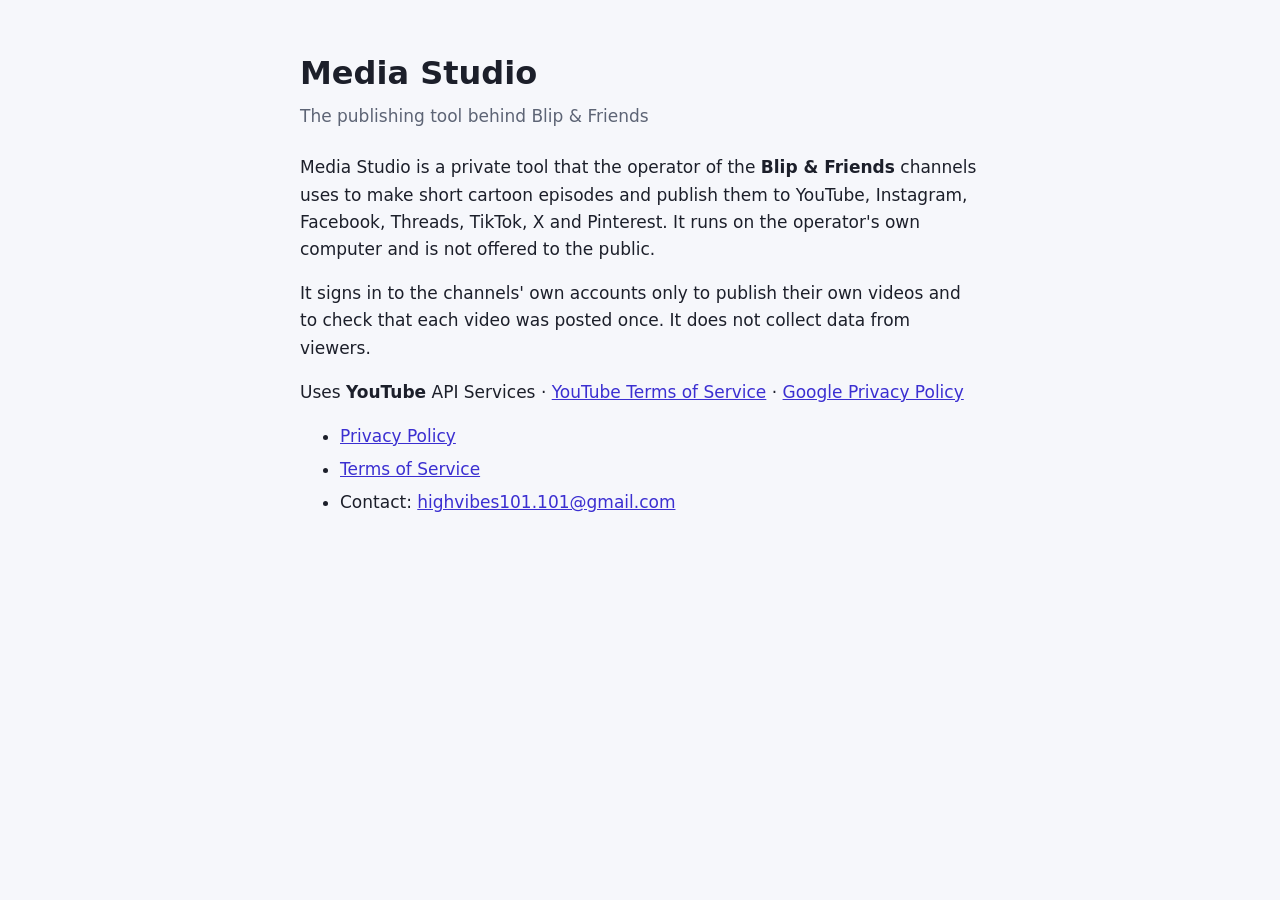
<file: index.html>
<!doctype html>
<html lang="en">
  <head>
    <meta charset="utf-8" />
    <meta name="viewport" content="width=device-width, initial-scale=1" />
    <title>Media Studio</title>
    <meta name="description" content="Media Studio is the private tool that publishes the Blip &amp; Friends channels' own videos to YouTube, Instagram, Facebook, Threads, TikTok, X and Pinterest." />
    <link rel="stylesheet" href="style.css" />
  </head>
  <body>
    <main>
      <h1>Media Studio</h1>
      <p class="meta">The publishing tool behind Blip &amp; Friends</p>
      <p>
        Media Studio is a private tool that the operator of the
        <strong>Blip &amp; Friends</strong> channels uses to make short cartoon episodes and
        publish them to YouTube, Instagram, Facebook, Threads, TikTok, X and Pinterest. It runs on the operator's
        own computer and is not offered to the public.
      </p>
      <p>
        It signs in to the channels' own accounts only to publish their own videos and to check
        that each video was posted once. It does not collect data from viewers.
      </p>
      <p class="youtube-api">
        Uses <strong>YouTube</strong> API Services ·
        <a href="https://www.youtube.com/t/terms">YouTube Terms of Service</a> ·
        <a href="https://policies.google.com/privacy">Google Privacy Policy</a>
      </p>
      <ul>
        <li><a href="privacy.html">Privacy Policy</a></li>
        <li><a href="terms.html">Terms of Service</a></li>
        <li>Contact: <a href="mailto:highvibes101.101@gmail.com">highvibes101.101@gmail.com</a></li>
      </ul>
    </main>
  </body>
</html>
</file>
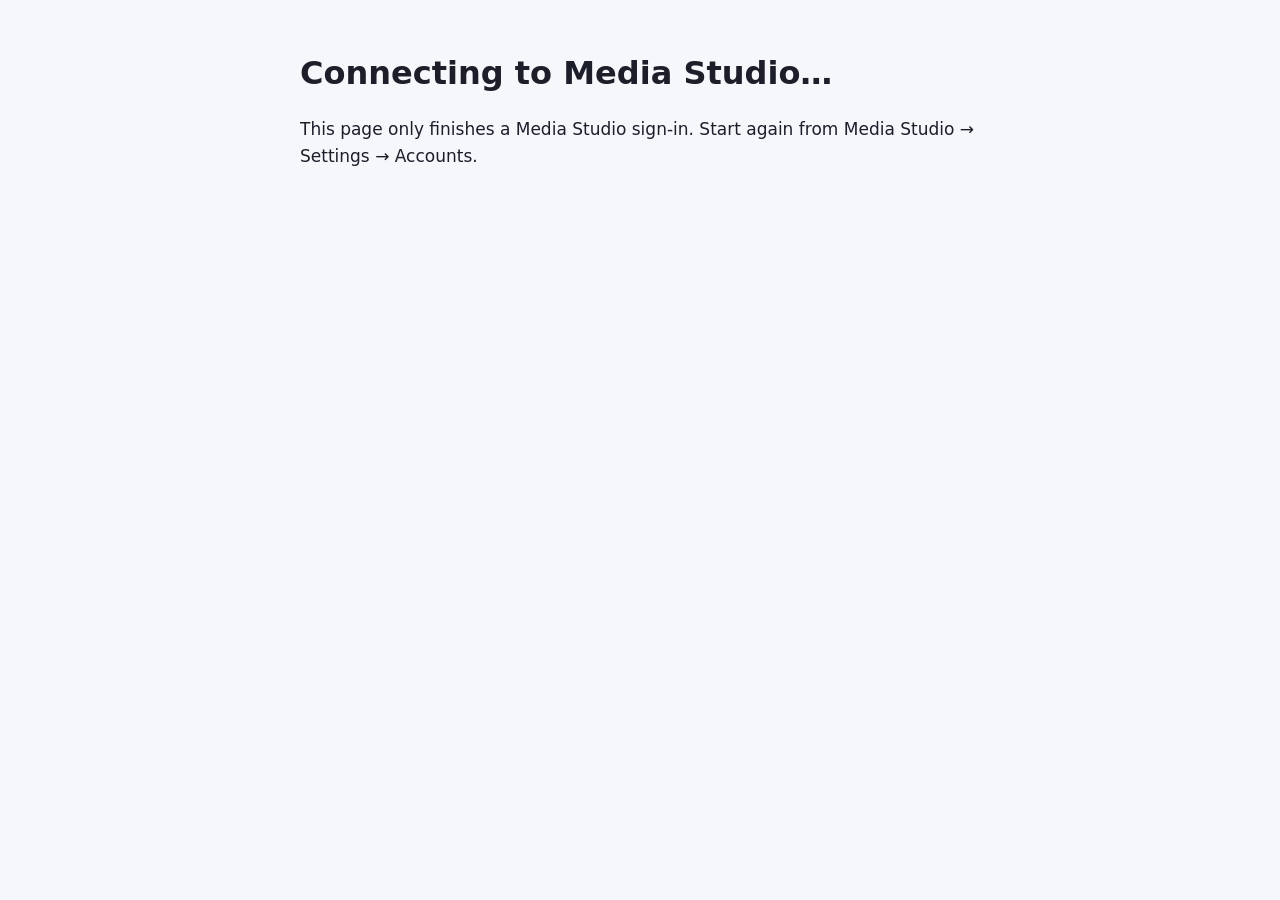
<file: linkedin-callback.html>
<!doctype html>
<html lang="en">
  <head>
    <meta charset="utf-8" />
    <meta name="viewport" content="width=device-width, initial-scale=1" />
    <meta name="referrer" content="no-referrer" />
    <title>Connecting to Media Studio…</title>
    <link rel="stylesheet" href="style.css" />
  </head>
  <body>
    <main>
      <h1>Connecting to Media Studio…</h1>
      <p id="message">
        Handing the LinkedIn sign-in back to Media Studio on this computer. Keep Media Studio
        running.
      </p>
    </main>
    <script>
      (() => {
        var target = "http://localhost:7788/oauth/linkedin/callback";
        var allowed = /^[A-Za-z0-9._~+/=-]{1,2048}$/;
        var params = new URLSearchParams(window.location.search);
        var forward = new URLSearchParams();
        ["code", "state", "error", "error_reason", "error_description"].forEach((key) => {
          var value = params.get(key);
          if (value !== null && (key.indexOf("error") === 0 || allowed.test(value))) {
            forward.set(key, value);
          }
        });
        if (!forward.has("state") && !forward.has("error")) {
          document.getElementById("message").textContent =
            "This page only finishes a Media Studio sign-in. Start again from Media Studio → Settings → Accounts.";
          return;
        }
        window.location.replace(target + "?" + forward.toString());
      })();
    </script>
  </body>
</html>
</file>
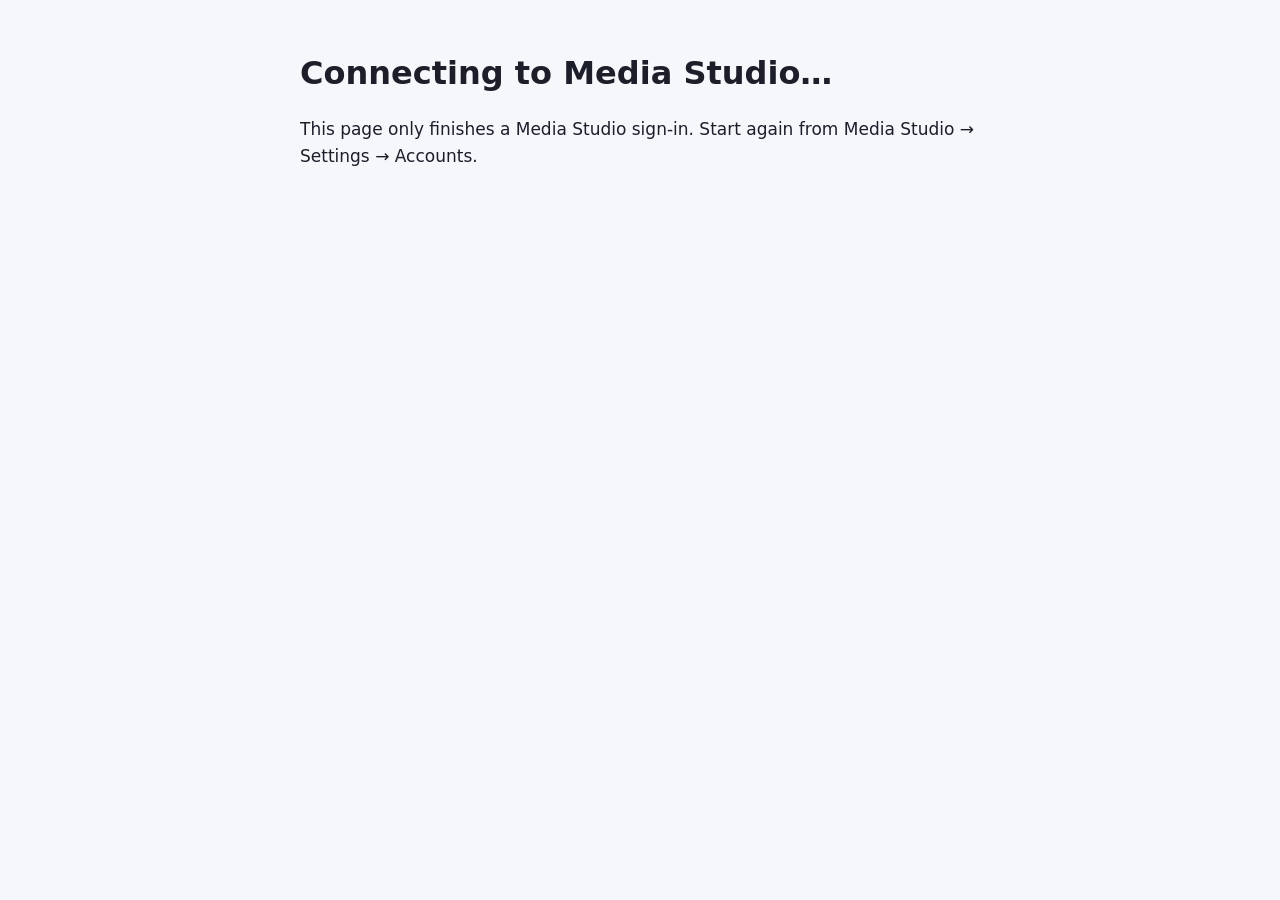
<file: meta-callback.html>
<!doctype html>
<html lang="en">
  <head>
    <meta charset="utf-8" />
    <meta name="viewport" content="width=device-width, initial-scale=1" />
    <meta name="referrer" content="no-referrer" />
    <title>Connecting to Media Studio…</title>
    <link rel="stylesheet" href="style.css" />
  </head>
  <body>
    <main>
      <h1>Connecting to Media Studio…</h1>
      <p id="message">
        Handing the Facebook sign-in back to Media Studio on this computer. Keep Media Studio
        running.
      </p>
    </main>
    <script>
      (() => {
        var target = "http://localhost:7788/oauth/meta/callback";
        var allowed = /^[A-Za-z0-9._~+/=-]{1,2048}$/;
        var params = new URLSearchParams(window.location.search);
        var forward = new URLSearchParams();
        ["code", "state", "error", "error_reason", "error_description"].forEach((key) => {
          var value = params.get(key);
          if (value !== null && (key.indexOf("error") === 0 || allowed.test(value))) {
            forward.set(key, value);
          }
        });
        if (!forward.has("state") && !forward.has("error")) {
          document.getElementById("message").textContent =
            "This page only finishes a Media Studio sign-in. Start again from Media Studio → Settings → Accounts.";
          return;
        }
        window.location.replace(target + "?" + forward.toString());
      })();
    </script>
  </body>
</html>
</file>
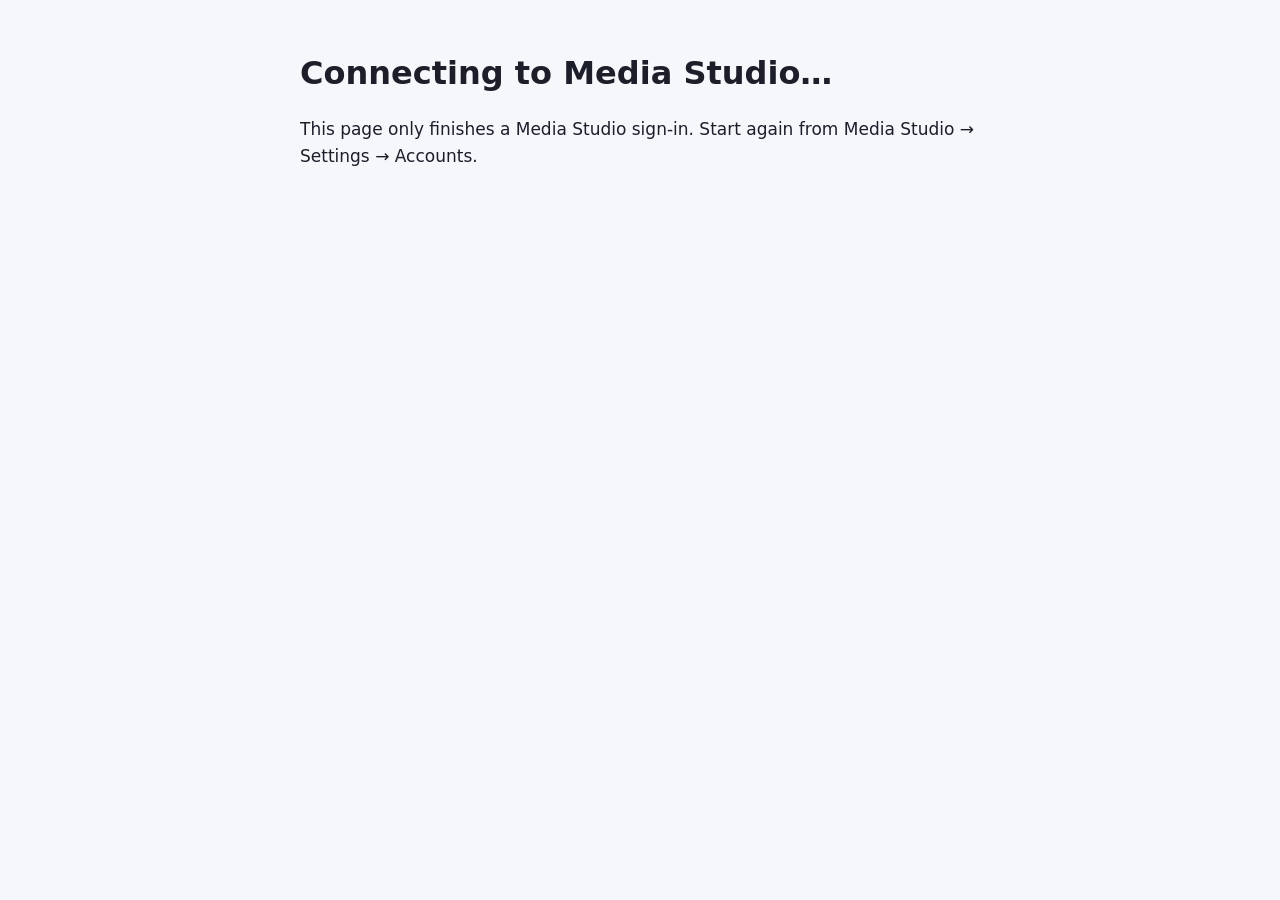
<file: pinterest-callback.html>
<!doctype html>
<html lang="en">
  <head>
    <meta charset="utf-8" />
    <meta name="viewport" content="width=device-width, initial-scale=1" />
    <meta name="referrer" content="no-referrer" />
    <title>Connecting to Media Studio…</title>
    <link rel="stylesheet" href="style.css" />
  </head>
  <body>
    <main>
      <h1>Connecting to Media Studio…</h1>
      <p id="message">
        Handing the Pinterest sign-in back to Media Studio on this computer. Keep Media Studio
        running.
      </p>
    </main>
    <script>
      (() => {
        var target = "http://localhost:7788/oauth/pinterest/callback";
        var allowed = /^[A-Za-z0-9._~+/=-]{1,2048}$/;
        var params = new URLSearchParams(window.location.search);
        var forward = new URLSearchParams();
        ["code", "state", "error", "error_reason", "error_description"].forEach((key) => {
          var value = params.get(key);
          if (value !== null && (key.indexOf("error") === 0 || allowed.test(value))) {
            forward.set(key, value);
          }
        });
        if (!forward.has("state") && !forward.has("error")) {
          document.getElementById("message").textContent =
            "This page only finishes a Media Studio sign-in. Start again from Media Studio → Settings → Accounts.";
          return;
        }
        window.location.replace(target + "?" + forward.toString());
      })();
    </script>
  </body>
</html>
</file>
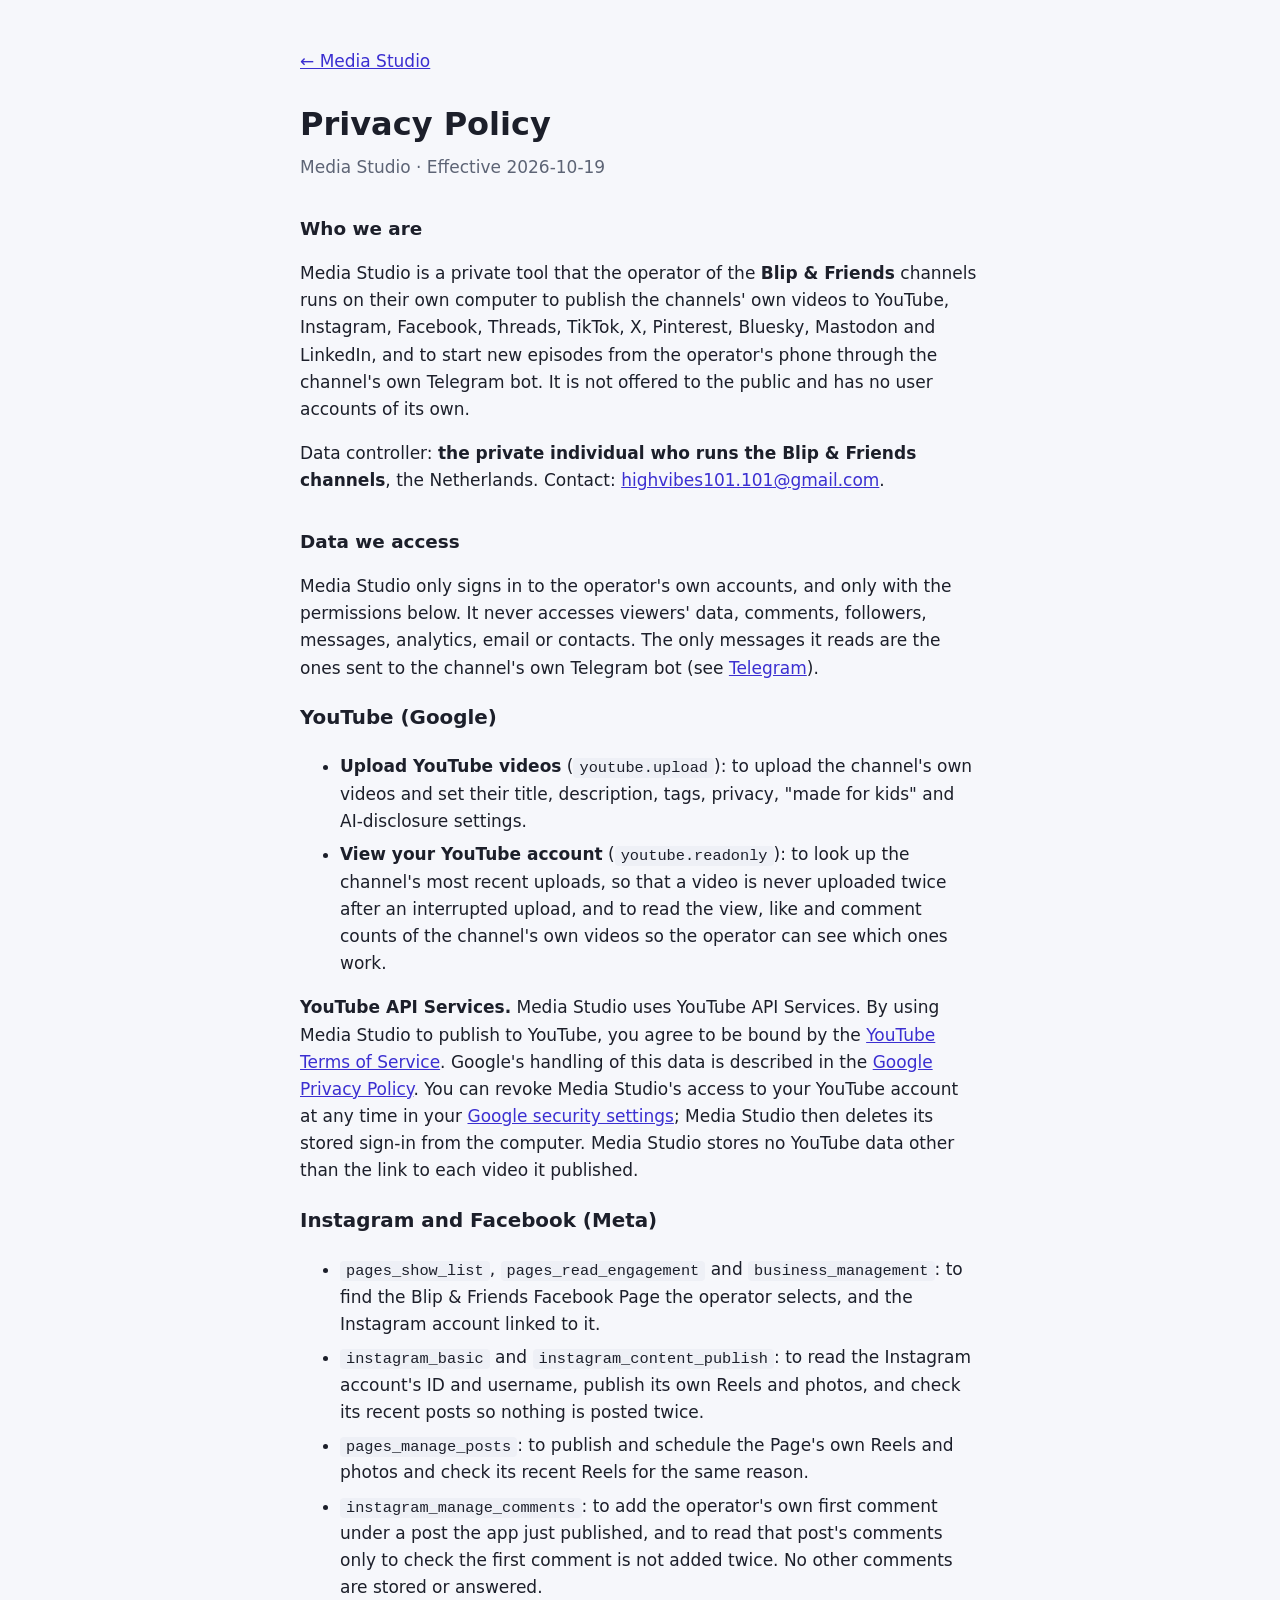
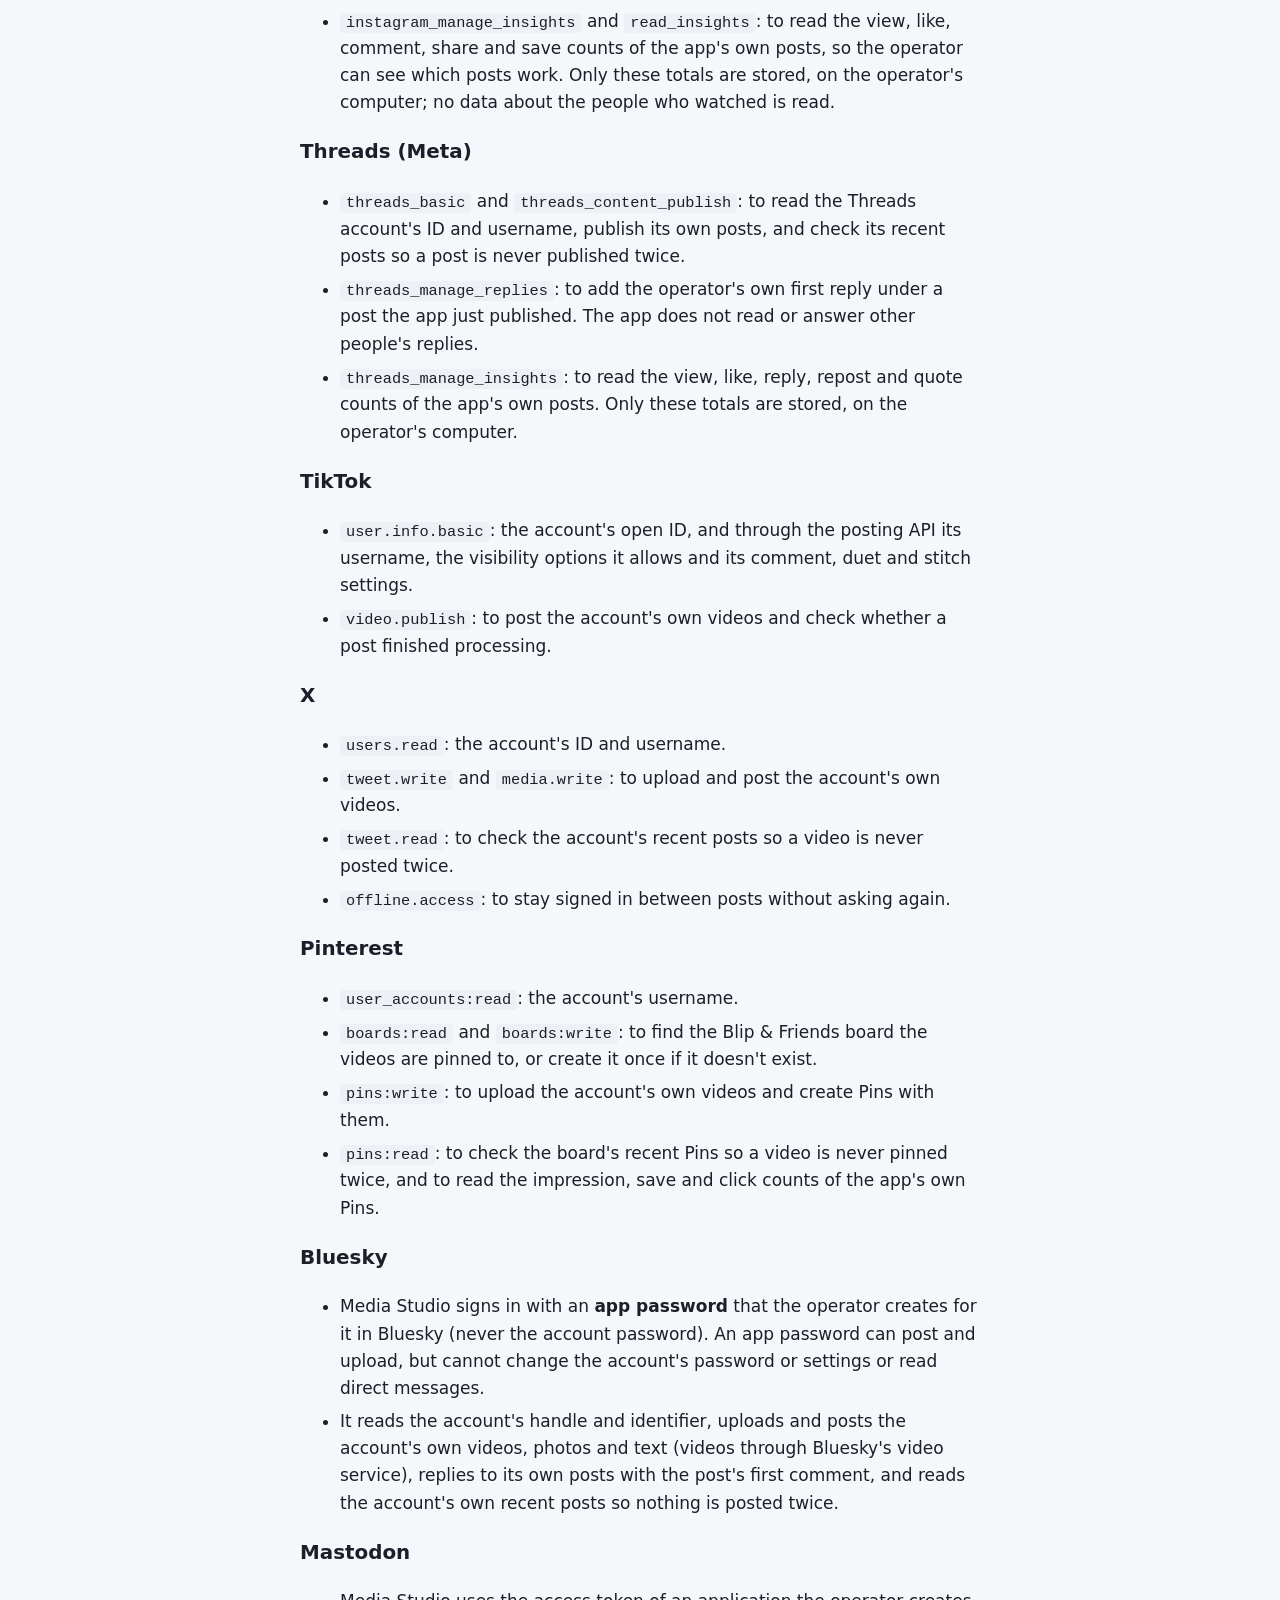
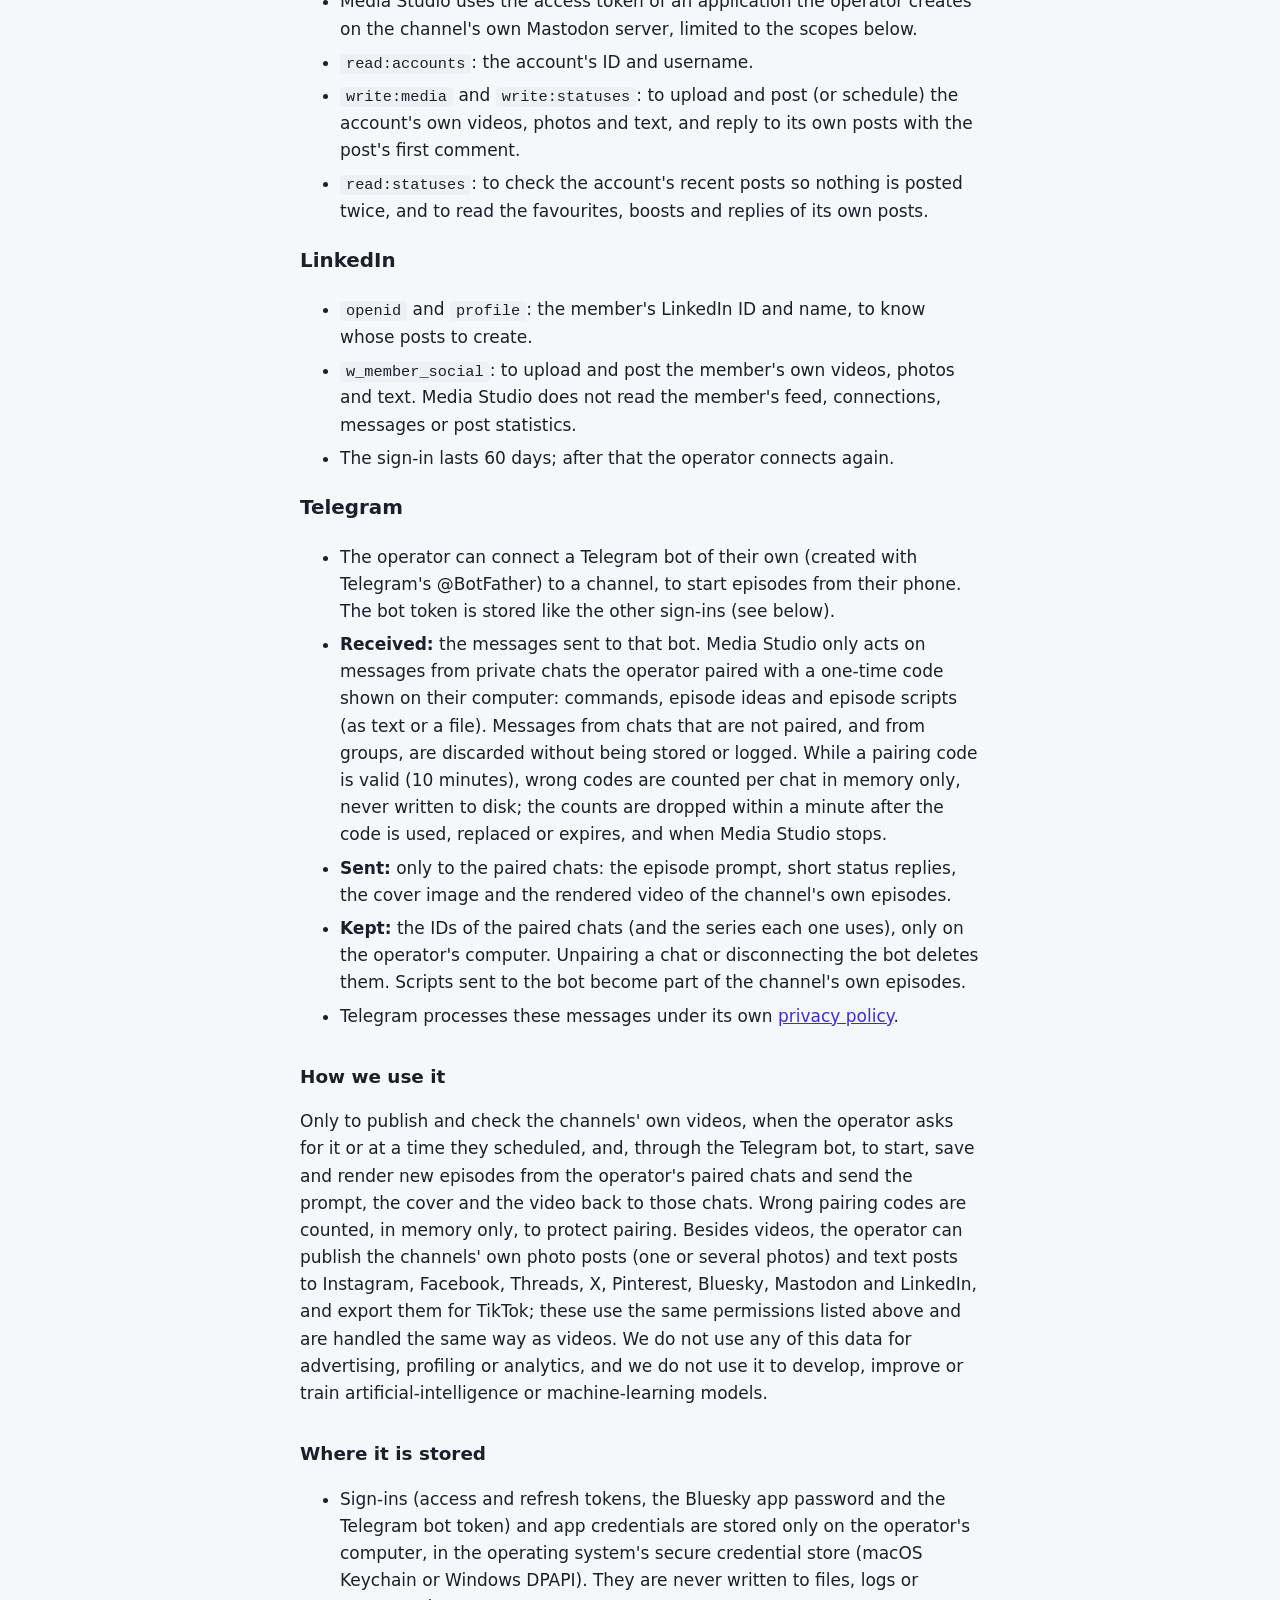
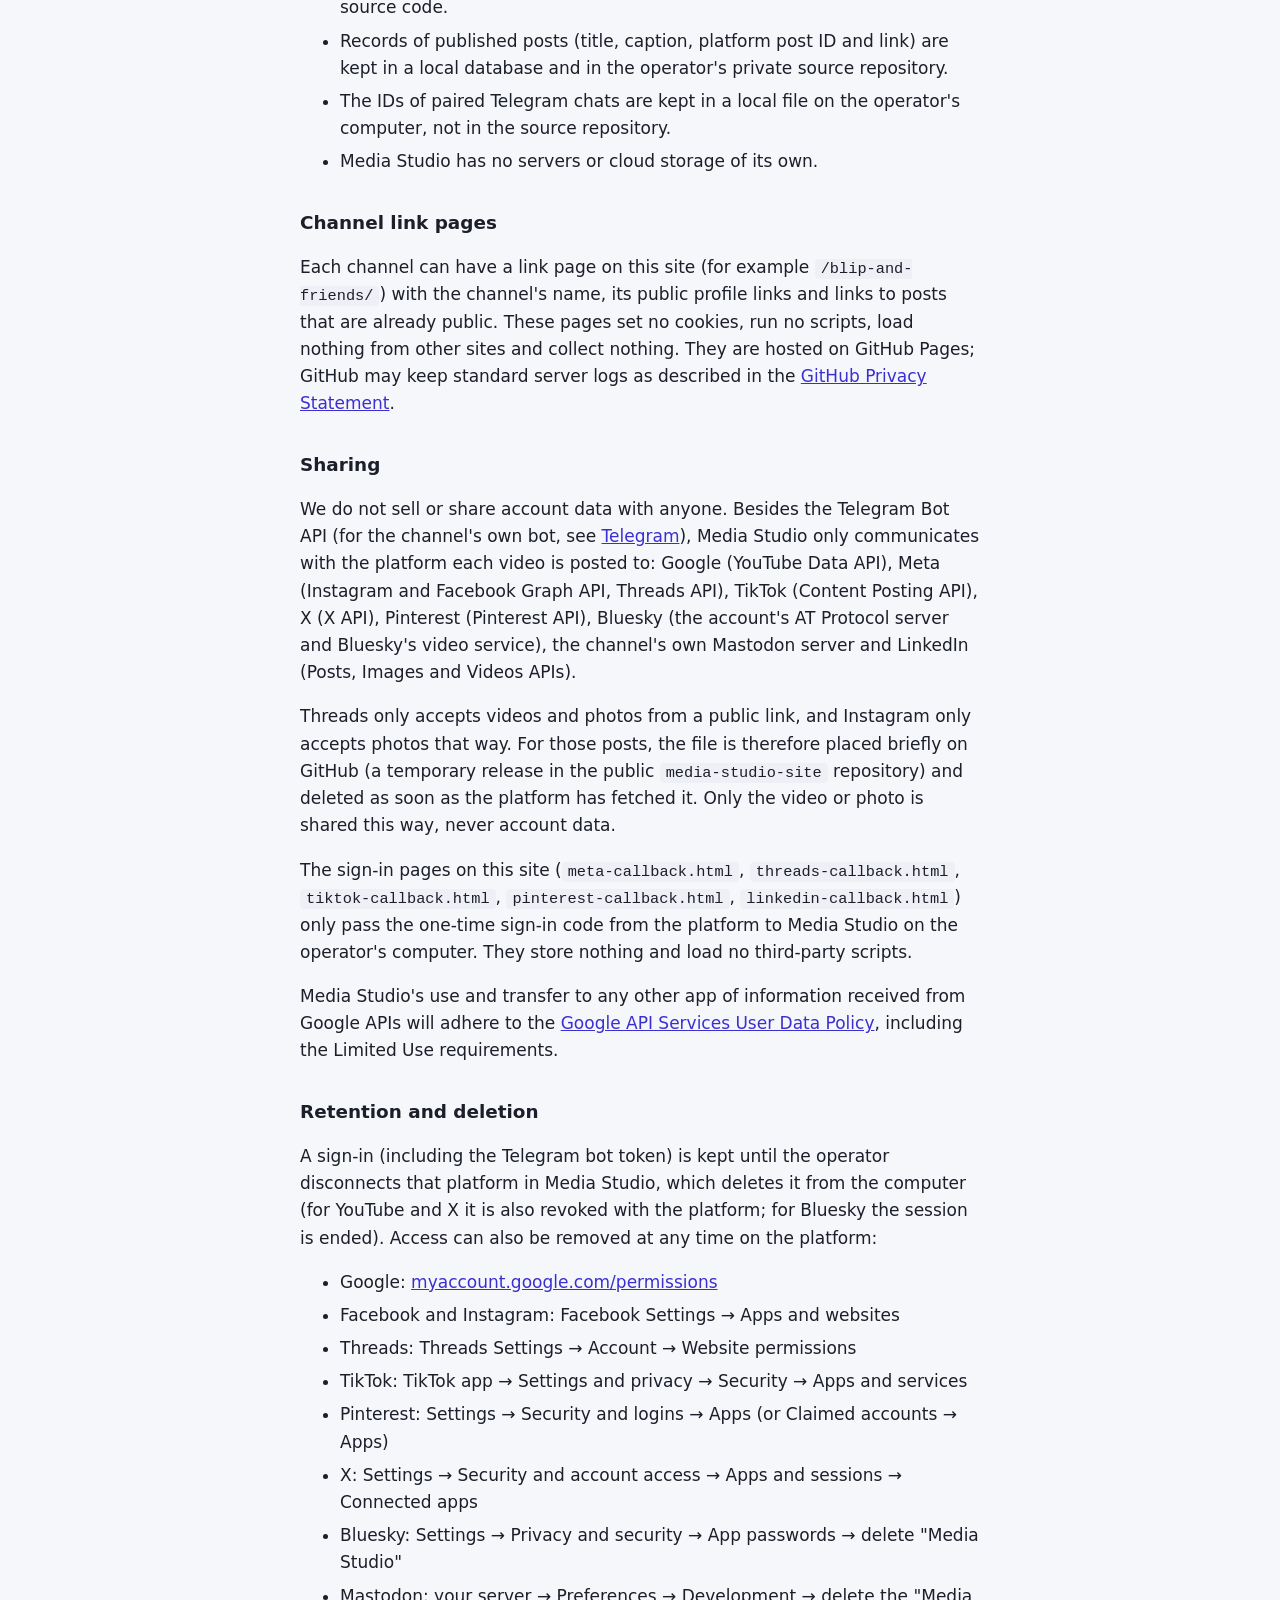
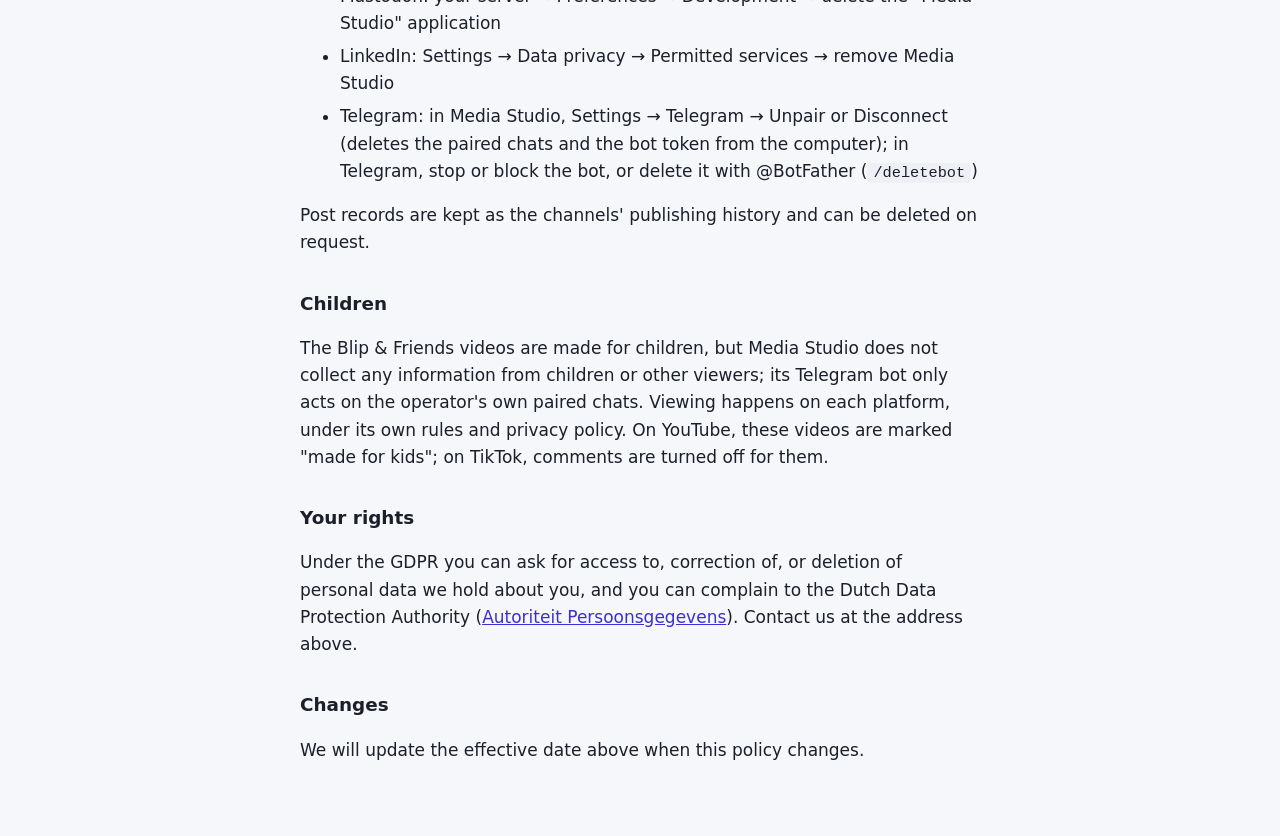
<file: privacy.html>
<!doctype html>
<html lang="en">
  <head>
    <meta charset="utf-8" />
    <meta name="viewport" content="width=device-width, initial-scale=1" />
    <title>Privacy Policy – Media Studio</title>
    <meta name="description" content="How Media Studio, the publishing tool for the Blip &amp; Friends channels, handles data from YouTube, Instagram, Facebook, Threads, TikTok, X, Pinterest, Bluesky, Mastodon and LinkedIn, and how its Telegram bot handles messages." />
    <link rel="stylesheet" href="style.css" />
  </head>
  <body>
    <main>
      <p class="back"><a href="index.html">← Media Studio</a></p>
      <h1>Privacy Policy</h1>
      <p class="meta">Media Studio · Effective 2026-10-19</p>

      <h2>Who we are</h2>
      <p>
        Media Studio is a private tool that the operator of the <strong>Blip &amp; Friends</strong>
        channels runs on their own computer to publish the channels' own videos to YouTube,
        Instagram, Facebook, Threads, TikTok, X, Pinterest, Bluesky, Mastodon and LinkedIn, and to
        start new episodes from the operator's phone through the channel's own Telegram bot. It is
        not offered to the public and has no user accounts of its own.
      </p>
      <p>
        Data controller: <strong>the private individual who runs the Blip &amp; Friends channels</strong>, the Netherlands. Contact:
        <a href="mailto:highvibes101.101@gmail.com">highvibes101.101@gmail.com</a>.
      </p>

      <h2>Data we access</h2>
      <p>
        Media Studio only signs in to the operator's own accounts, and only with the permissions
        below. It never accesses viewers' data, comments, followers, messages, analytics, email or
        contacts. The only messages it reads are the ones sent to the channel's own Telegram bot
        (see <a href="#telegram">Telegram</a>).
      </p>

      <h3>YouTube (Google)</h3>
      <ul>
        <li>
          <strong>Upload YouTube videos</strong> (<code>youtube.upload</code>): to upload the
          channel's own videos and set their title, description, tags, privacy, "made for kids"
          and AI-disclosure settings.
        </li>
        <li>
          <strong>View your YouTube account</strong> (<code>youtube.readonly</code>): to look up the
          channel's most recent uploads, so that a video is never uploaded twice after an
          interrupted upload, and to read the view, like and comment counts of the channel's own
          videos so the operator can see which ones work.
        </li>
      </ul>

      <p>
        <strong>YouTube API Services.</strong> Media Studio uses YouTube API Services. By using
        Media Studio to publish to YouTube, you agree to be bound by the
        <a href="https://www.youtube.com/t/terms">YouTube Terms of Service</a>. Google's handling of
        this data is described in the
        <a href="https://policies.google.com/privacy">Google Privacy Policy</a>. You can revoke
        Media Studio's access to your YouTube account at any time in your
        <a href="https://security.google.com/settings/security/permissions">Google security
        settings</a>; Media Studio then deletes its stored sign-in from the computer. Media Studio
        stores no YouTube data other than the link to each video it published.
      </p>

      <h3>Instagram and Facebook (Meta)</h3>
      <ul>
        <li>
          <code>pages_show_list</code>, <code>pages_read_engagement</code> and
          <code>business_management</code>: to find the Blip &amp; Friends Facebook Page the
          operator selects, and the Instagram account linked to it.
        </li>
        <li>
          <code>instagram_basic</code> and <code>instagram_content_publish</code>: to read the
          Instagram account's ID and username, publish its own Reels and photos, and check its recent posts so
          nothing is posted twice.
        </li>
        <li>
          <code>pages_manage_posts</code>: to publish and schedule the Page's own Reels and photos and check
          its recent Reels for the same reason.
        </li>
        <li>
          <code>instagram_manage_comments</code>: to add the operator's own first comment under a post
          the app just published, and to read that post's comments only to check the first comment is
          not added twice. No other comments are stored or answered.
        </li>
        <li>
          <code>instagram_manage_insights</code> and <code>read_insights</code>: to read the view,
          like, comment, share and save counts of the app's own posts, so the operator can see which
          posts work. Only these totals are stored, on the operator's computer; no data about the
          people who watched is read.
        </li>
      </ul>

      <h3>Threads (Meta)</h3>
      <ul>
        <li>
          <code>threads_basic</code> and <code>threads_content_publish</code>: to read the Threads
          account's ID and username, publish its own posts, and check its recent posts so a post is
          never published twice.
        </li>
        <li>
          <code>threads_manage_replies</code>: to add the operator's own first reply under a post the
          app just published. The app does not read or answer other people's replies.
        </li>
        <li>
          <code>threads_manage_insights</code>: to read the view, like, reply, repost and quote
          counts of the app's own posts. Only these totals are stored, on the operator's computer.
        </li>
      </ul>

      <h3>TikTok</h3>
      <ul>
        <li>
          <code>user.info.basic</code>: the account's open ID, and through the posting API its
          username, the visibility options it allows and its comment, duet and stitch settings.
        </li>
        <li>
          <code>video.publish</code>: to post the account's own videos and check whether a post
          finished processing.
        </li>
      </ul>

      <h3>X</h3>
      <ul>
        <li>
          <code>users.read</code>: the account's ID and username.
        </li>
        <li>
          <code>tweet.write</code> and <code>media.write</code>: to upload and post the account's
          own videos.
        </li>
        <li>
          <code>tweet.read</code>: to check the account's recent posts so a video is never posted
          twice.
        </li>
        <li>
          <code>offline.access</code>: to stay signed in between posts without asking again.
        </li>
      </ul>

      <h3>Pinterest</h3>
      <ul>
        <li>
          <code>user_accounts:read</code>: the account's username.
        </li>
        <li>
          <code>boards:read</code> and <code>boards:write</code>: to find the Blip &amp; Friends board the videos are pinned to, or create it once if it doesn't exist.
        </li>
        <li>
          <code>pins:write</code>: to upload the account's own videos and create Pins with them.
        </li>
        <li>
          <code>pins:read</code>: to check the board's recent Pins so a video is never pinned twice,
          and to read the impression, save and click counts of the app's own Pins.
        </li>
      </ul>

      <h3>Bluesky</h3>
      <ul>
        <li>
          Media Studio signs in with an <strong>app password</strong> that the operator creates
          for it in Bluesky (never the account password). An app password can post and upload, but
          cannot change the account's password or settings or read direct messages.
        </li>
        <li>
          It reads the account's handle and identifier, uploads and posts the account's own videos,
          photos and text (videos through Bluesky's video service), replies to its own posts with
          the post's first comment, and reads the account's own recent posts so nothing is posted
          twice.
        </li>
      </ul>

      <h3>Mastodon</h3>
      <ul>
        <li>
          Media Studio uses the access token of an application the operator creates on the
          channel's own Mastodon server, limited to the scopes below.
        </li>
        <li><code>read:accounts</code>: the account's ID and username.</li>
        <li>
          <code>write:media</code> and <code>write:statuses</code>: to upload and post (or
          schedule) the account's own videos, photos and text, and reply to its own posts with the
          post's first comment.
        </li>
        <li>
          <code>read:statuses</code>: to check the account's recent posts so nothing is posted
          twice, and to read the favourites, boosts and replies of its own posts.
        </li>
      </ul>

      <h3>LinkedIn</h3>
      <ul>
        <li>
          <code>openid</code> and <code>profile</code>: the member's LinkedIn ID and name, to know
          whose posts to create.
        </li>
        <li>
          <code>w_member_social</code>: to upload and post the member's own videos, photos and
          text. Media Studio does not read the member's feed, connections, messages or post
          statistics.
        </li>
        <li>The sign-in lasts 60 days; after that the operator connects again.</li>
      </ul>

      <h3 id="telegram">Telegram</h3>
      <ul>
        <li>
          The operator can connect a Telegram bot of their own (created with Telegram's
          @BotFather) to a channel, to start episodes from their phone. The bot token is stored
          like the other sign-ins (see below).
        </li>
        <li>
          <strong>Received:</strong> the messages sent to that bot. Media Studio only acts on
          messages from private chats the operator paired with a one-time code shown on their
          computer: commands, episode ideas and episode scripts (as text or a file). Messages from
          chats that are not paired, and from groups, are discarded without being stored or
          logged. While a pairing code is valid (10 minutes), wrong codes are counted per chat in
          memory only, never written to disk; the counts are dropped within a minute after the code
          is used, replaced or expires, and when Media Studio stops.
        </li>
        <li>
          <strong>Sent:</strong> only to the paired chats: the episode prompt, short status
          replies, the cover image and the rendered video of the channel's own episodes.
        </li>
        <li>
          <strong>Kept:</strong> the IDs of the paired chats (and the series each one uses), only on
          the operator's computer. Unpairing a chat or disconnecting the bot deletes them. Scripts
          sent to the bot become part of the channel's own episodes.
        </li>
        <li>
          Telegram processes these messages under its own
          <a href="https://telegram.org/privacy">privacy policy</a>.
        </li>
      </ul>

      <h2>How we use it</h2>
      <p>
        Only to publish and check the channels' own videos, when the operator asks for it or at a
        time they scheduled, and, through the Telegram bot, to start, save and render new episodes
        from the operator's paired chats and send the prompt, the cover and the video back to
        those chats. Wrong pairing codes are counted, in memory only, to protect pairing. Besides videos, the operator can publish the channels' own photo posts
        (one or several photos) and text posts to Instagram, Facebook, Threads, X, Pinterest, Bluesky, Mastodon and LinkedIn, and
        export them for TikTok; these use the same permissions listed above and are handled the same
        way as videos. We do not use any of this data for advertising, profiling or
        analytics, and we do not use it to develop, improve or train artificial-intelligence or
        machine-learning models.
      </p>

      <h2>Where it is stored</h2>
      <ul>
        <li>
          Sign-ins (access and refresh tokens, the Bluesky app password and the Telegram bot token) and app credentials are stored only on the
          operator's computer, in the operating system's secure credential store (macOS Keychain or
          Windows DPAPI). They are never written to files, logs or source code.
        </li>
        <li>
          Records of published posts (title, caption, platform post ID and link) are kept in a
          local database and in the operator's private source repository.
        </li>
        <li>
          The IDs of paired Telegram chats are kept in a local file on the operator's computer, not
          in the source repository.
        </li>
        <li>Media Studio has no servers or cloud storage of its own.</li>
      </ul>

      <h2>Channel link pages</h2>
      <p>
        Each channel can have a link page on this site (for example
        <code>/blip-and-friends/</code>) with the channel's name, its public profile links and links
        to posts that are already public. These pages set no cookies, run no scripts, load nothing
        from other sites and collect nothing. They are hosted on GitHub Pages; GitHub may keep
        standard server logs as described in the
        <a href="https://docs.github.com/en/site-policy/privacy-policies/github-general-privacy-statement">GitHub
        Privacy Statement</a>.
      </p>

      <h2>Sharing</h2>
      <p>
        We do not sell or share account data with anyone. Besides the Telegram Bot API (for the
        channel's own bot, see <a href="#telegram">Telegram</a>), Media Studio only communicates
        with the platform each video is posted to: Google (YouTube Data API), Meta (Instagram and Facebook
        Graph API, Threads API), TikTok (Content Posting API), X (X API), Pinterest (Pinterest API), Bluesky (the account's AT Protocol server and Bluesky's video service), the channel's own Mastodon server and LinkedIn (Posts, Images and Videos APIs).
      </p>
      <p>
        Threads only accepts videos and photos from a public link, and Instagram only accepts
        photos that way. For those posts, the file is therefore placed briefly on GitHub (a
        temporary release in the public <code>media-studio-site</code> repository) and deleted as
        soon as the platform has fetched it. Only the video or photo is shared this way, never
        account data.
      </p>
      <p>
        The sign-in pages on this site (<code>meta-callback.html</code>,
        <code>threads-callback.html</code>, <code>tiktok-callback.html</code>,
        <code>pinterest-callback.html</code>, <code>linkedin-callback.html</code>) only pass the
        one-time sign-in code from the platform to Media Studio on the operator's computer. They
        store nothing and load no third-party scripts.
      </p>
      <p>
        Media Studio's use and transfer to any other app of information received from Google APIs
        will adhere to the
        <a href="https://developers.google.com/terms/api-services-user-data-policy">Google API Services User Data Policy</a>,
        including the Limited Use requirements.
      </p>

      <h2>Retention and deletion</h2>
      <p>
        A sign-in (including the Telegram bot token) is kept until the operator disconnects that platform in Media Studio, which
        deletes it from the computer (for YouTube and X it is also revoked with the platform; for Bluesky the session is ended). Access can also
        be removed at any time on the platform:
      </p>
      <ul>
        <li>Google: <a href="https://myaccount.google.com/permissions">myaccount.google.com/permissions</a></li>
        <li>Facebook and Instagram: Facebook Settings → Apps and websites</li>
        <li>Threads: Threads Settings → Account → Website permissions</li>
        <li>TikTok: TikTok app → Settings and privacy → Security → Apps and services</li>
        <li>Pinterest: Settings → Security and logins → Apps (or Claimed accounts → Apps)</li>
        <li>X: Settings → Security and account access → Apps and sessions → Connected apps</li>
        <li>Bluesky: Settings → Privacy and security → App passwords → delete "Media Studio"</li>
        <li>Mastodon: your server → Preferences → Development → delete the "Media Studio" application</li>
        <li>LinkedIn: Settings → Data privacy → Permitted services → remove Media Studio</li>
        <li>
          Telegram: in Media Studio, Settings → Telegram → Unpair or Disconnect (deletes the paired
          chats and the bot token from the computer); in Telegram, stop or block the bot, or delete
          it with @BotFather (<code>/deletebot</code>)
        </li>
      </ul>
      <p>Post records are kept as the channels' publishing history and can be deleted on request.</p>

      <h2>Children</h2>
      <p>
        The Blip &amp; Friends videos are made for children, but Media Studio does not collect any
        information from children or other viewers; its Telegram bot only acts on the operator's
        own paired chats. Viewing happens on each platform, under its
        own rules and privacy policy. On YouTube, these videos are marked "made for kids"; on
        TikTok, comments are turned off for them.
      </p>

      <h2>Your rights</h2>
      <p>
        Under the GDPR you can ask for access to, correction of, or deletion of personal data we
        hold about you, and you can complain to the Dutch Data Protection Authority
        (<a href="https://autoriteitpersoonsgegevens.nl">Autoriteit Persoonsgegevens</a>). Contact us
        at the address above.
      </p>

      <h2>Changes</h2>
      <p>We will update the effective date above when this policy changes.</p>
    </main>
  </body>
</html>
</file>
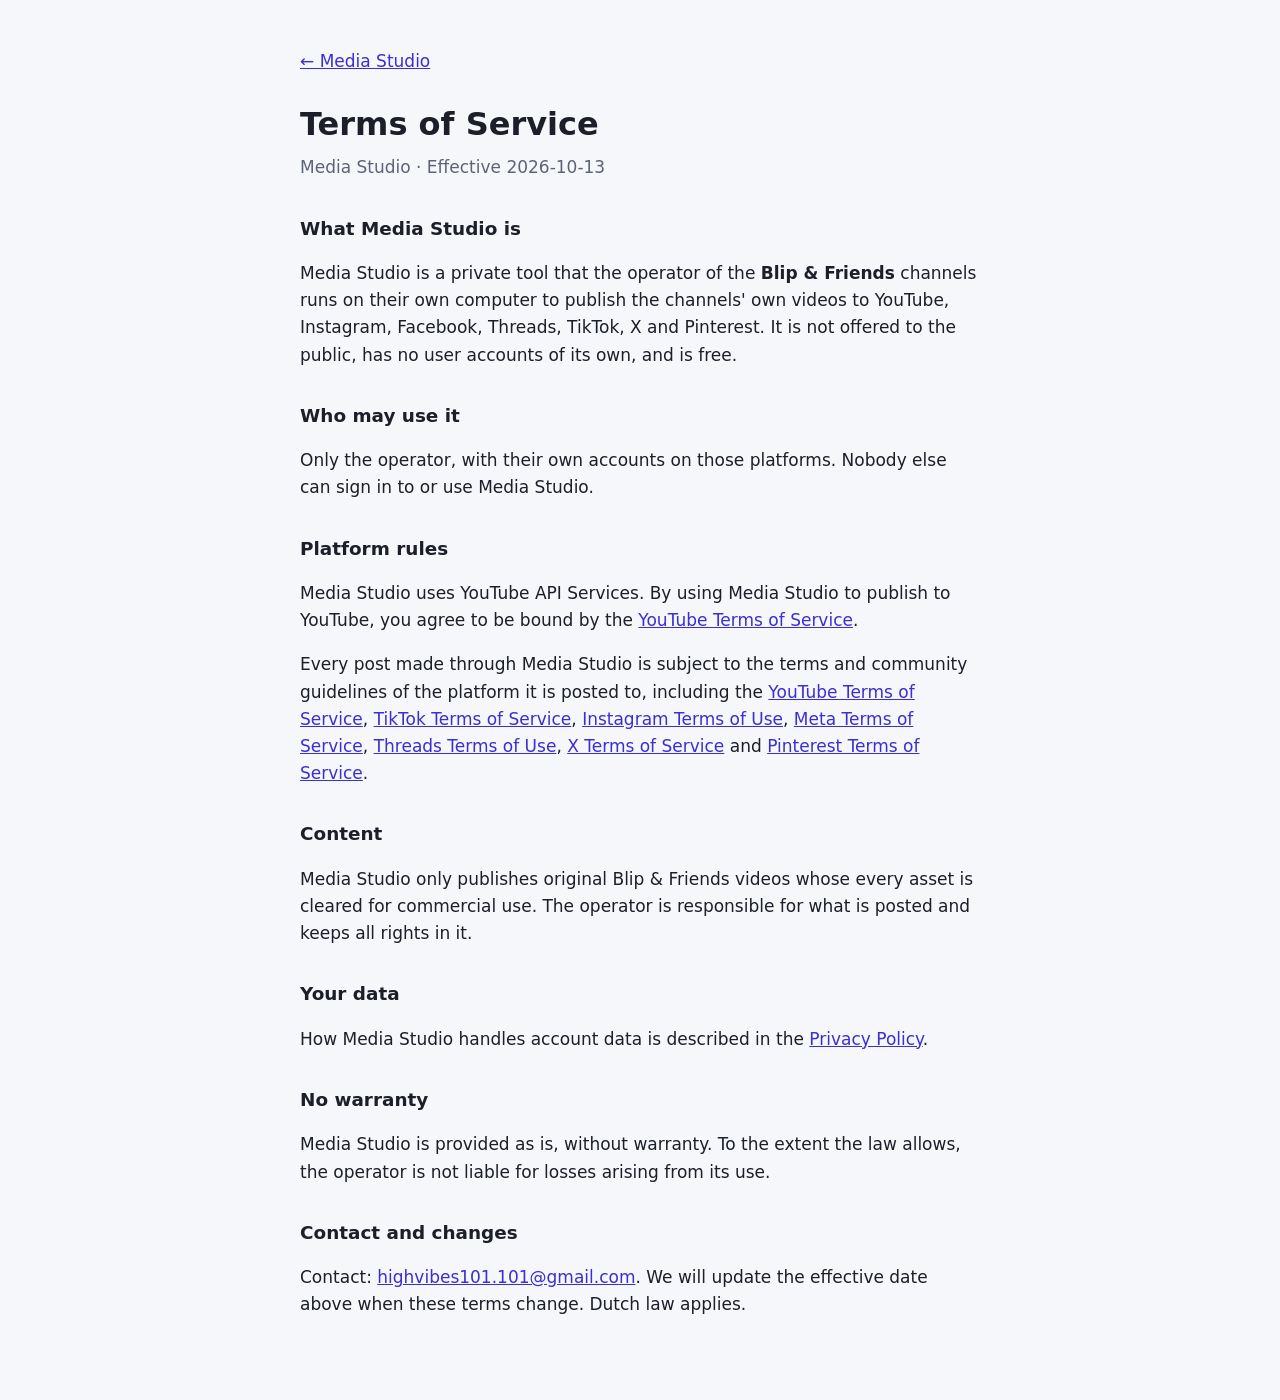
<file: terms.html>
<!doctype html>
<html lang="en">
  <head>
    <meta charset="utf-8" />
    <meta name="viewport" content="width=device-width, initial-scale=1" />
    <title>Terms of Service – Media Studio</title>
    <meta name="description" content="Terms of Service for Media Studio, the private publishing tool for the Blip &amp; Friends channels." />
    <link rel="stylesheet" href="style.css" />
  </head>
  <body>
    <main>
      <p class="back"><a href="index.html">← Media Studio</a></p>
      <h1>Terms of Service</h1>
      <p class="meta">Media Studio · Effective 2026-10-13</p>

      <h2>What Media Studio is</h2>
      <p>
        Media Studio is a private tool that the operator of the <strong>Blip &amp; Friends</strong>
        channels runs on their own computer to publish the channels' own videos to YouTube,
        Instagram, Facebook, Threads, TikTok, X and Pinterest. It is not offered to the public, has no user
        accounts of its own, and is free.
      </p>

      <h2>Who may use it</h2>
      <p>
        Only the operator, with their own accounts on those platforms. Nobody else can sign in to
        or use Media Studio.
      </p>

      <h2>Platform rules</h2>
      <p>
        Media Studio uses YouTube API Services. By using Media Studio to publish to YouTube, you
        agree to be bound by the <a href="https://www.youtube.com/t/terms">YouTube Terms of
        Service</a>.
      </p>
      <p>
        Every post made through Media Studio is subject to the terms and community guidelines of the
        platform it is posted to, including the
        <a href="https://www.youtube.com/t/terms">YouTube Terms of Service</a>,
        <a href="https://www.tiktok.com/legal/terms-of-service">TikTok Terms of Service</a>,
        <a href="https://help.instagram.com/581066165581870">Instagram Terms of Use</a>,
        <a href="https://www.facebook.com/terms">Meta Terms of Service</a>,
        <a href="https://help.instagram.com/769983657850450">Threads Terms of Use</a>,
        <a href="https://x.com/en/tos">X Terms of Service</a> and
        <a href="https://policy.pinterest.com/en/terms-of-service">Pinterest Terms of Service</a>.
      </p>

      <h2>Content</h2>
      <p>
        Media Studio only publishes original Blip &amp; Friends videos whose every asset is cleared
        for commercial use. The operator is responsible for what is posted and keeps all rights in
        it.
      </p>

      <h2>Your data</h2>
      <p>How Media Studio handles account data is described in the <a href="privacy.html">Privacy Policy</a>.</p>

      <h2>No warranty</h2>
      <p>
        Media Studio is provided as is, without warranty. To the extent the law allows, the operator
        is not liable for losses arising from its use.
      </p>

      <h2>Contact and changes</h2>
      <p>
        Contact: <a href="mailto:highvibes101.101@gmail.com">highvibes101.101@gmail.com</a>. We will
        update the effective date above when these terms change. Dutch law applies.
      </p>
    </main>
  </body>
</html>
</file>
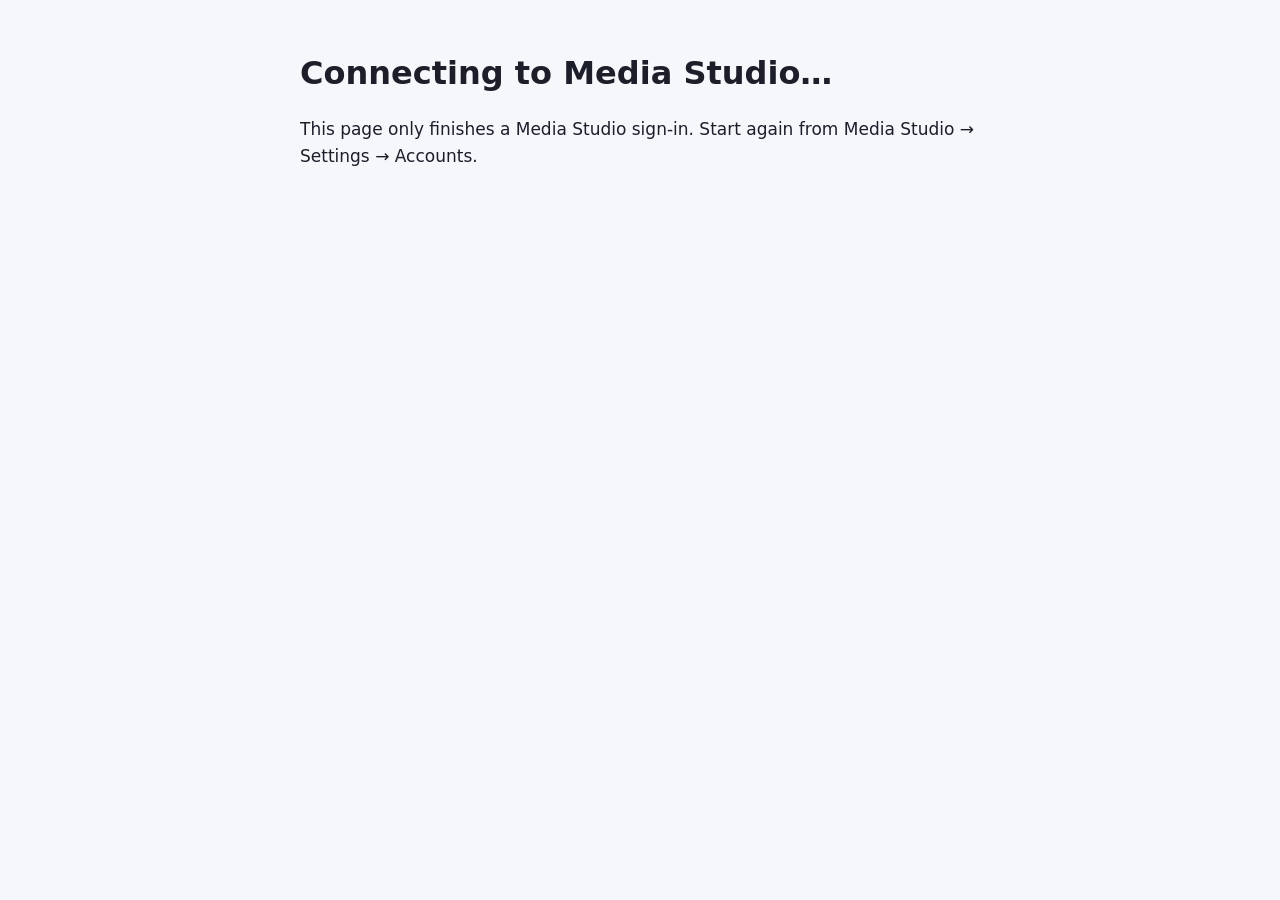
<file: threads-callback.html>
<!doctype html>
<html lang="en">
  <head>
    <meta charset="utf-8" />
    <meta name="viewport" content="width=device-width, initial-scale=1" />
    <meta name="referrer" content="no-referrer" />
    <title>Connecting to Media Studio…</title>
    <link rel="stylesheet" href="style.css" />
  </head>
  <body>
    <main>
      <h1>Connecting to Media Studio…</h1>
      <p id="message">
        Handing the Threads sign-in back to Media Studio on this computer. Keep Media Studio
        running.
      </p>
    </main>
    <script>
      (() => {
        var target = "http://localhost:7788/oauth/threads/callback";
        var allowed = /^[A-Za-z0-9._~+/=-]{1,2048}$/;
        var params = new URLSearchParams(window.location.search);
        var forward = new URLSearchParams();
        ["code", "state", "error", "error_reason", "error_description"].forEach((key) => {
          var value = params.get(key);
          if (value !== null && (key.indexOf("error") === 0 || allowed.test(value))) {
            forward.set(key, value);
          }
        });
        if (!forward.has("state") && !forward.has("error")) {
          document.getElementById("message").textContent =
            "This page only finishes a Media Studio sign-in. Start again from Media Studio → Settings → Accounts.";
          return;
        }
        window.location.replace(target + "?" + forward.toString());
      })();
    </script>
  </body>
</html>
</file>
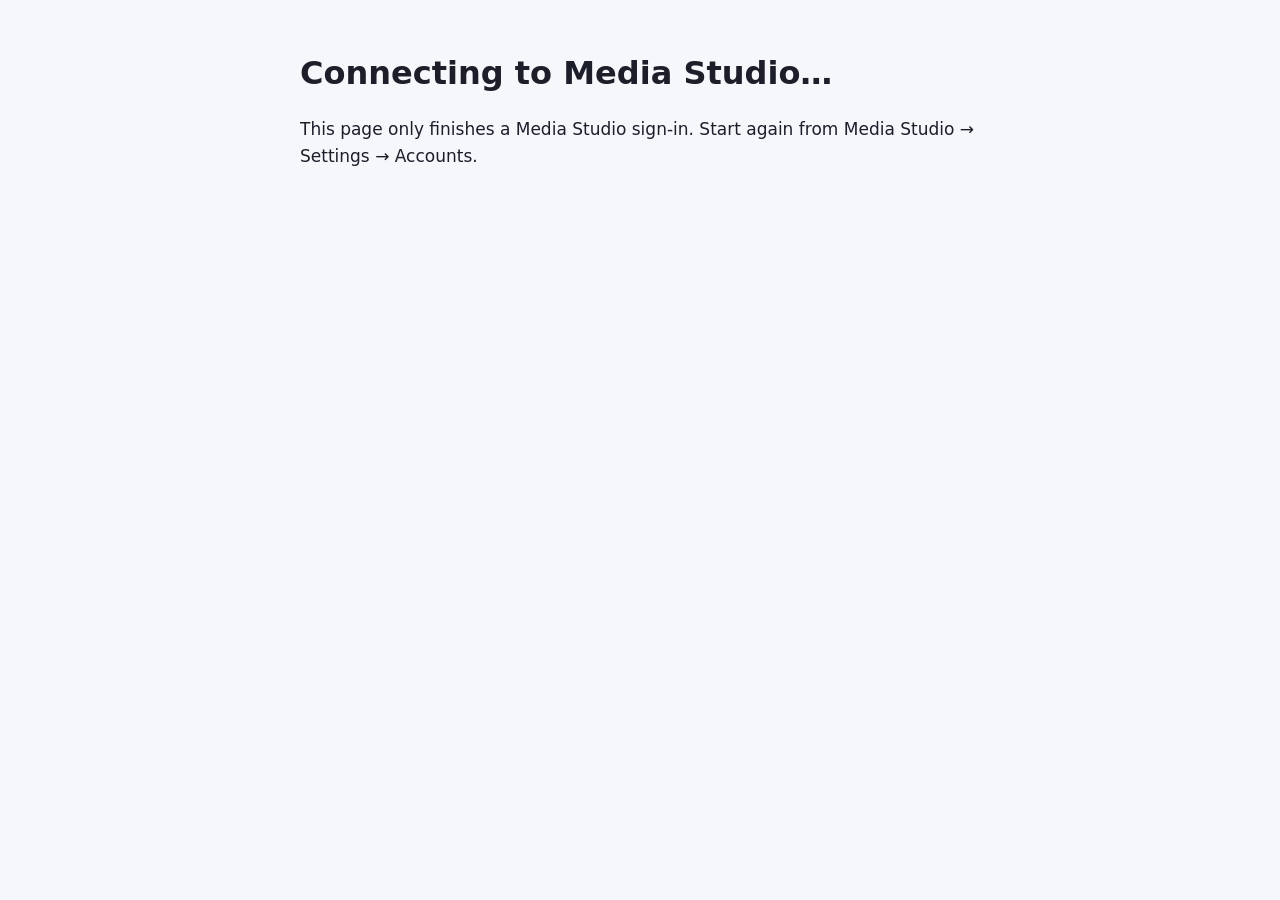
<file: tiktok-callback.html>
<!doctype html>
<html lang="en">
  <head>
    <meta charset="utf-8" />
    <meta name="viewport" content="width=device-width, initial-scale=1" />
    <meta name="referrer" content="no-referrer" />
    <title>Connecting to Media Studio…</title>
    <link rel="stylesheet" href="style.css" />
  </head>
  <body>
    <main>
      <h1>Connecting to Media Studio…</h1>
      <p id="message">
        Handing the TikTok sign-in back to Media Studio on this computer. Keep Media Studio
        running.
      </p>
    </main>
    <script>
      (() => {
        var target = "http://localhost:7788/oauth/tiktok/callback";
        var allowed = /^[A-Za-z0-9._~+/=*!-]{1,2048}$/;
        var params = new URLSearchParams(window.location.search);
        var forward = new URLSearchParams();
        ["code", "state", "error", "error_reason", "error_description"].forEach((key) => {
          var value = params.get(key);
          if (value !== null && (key.indexOf("error") === 0 || allowed.test(value))) {
            forward.set(key, value);
          }
        });
        if (!forward.has("state") && !forward.has("error")) {
          document.getElementById("message").textContent =
            "This page only finishes a Media Studio sign-in. Start again from Media Studio → Settings → Accounts.";
          return;
        }
        window.location.replace(target + "?" + forward.toString());
      })();
    </script>
  </body>
</html>
</file>
<file: style.css>
:root {
  --bg: #f6f7fb;
  --text: #1c1f2a;
  --muted: #5d6475;
  --link: #3b2fd1;
  --code-bg: #eef0f6;
}

@media (prefers-color-scheme: dark) {
  :root {
    --bg: #12141b;
    --text: #e8eaf2;
    --muted: #9aa1b4;
    --link: #a59cff;
    --code-bg: #252937;
  }
}

body {
  margin: 0;
  background: var(--bg);
  color: var(--text);
  font:
    17px / 1.6 system-ui,
    -apple-system,
    "Segoe UI",
    sans-serif;
}

main {
  max-width: 680px;
  margin: 0 auto;
  padding: 48px 16px 64px;
}

h1 {
  font-size: 2rem;
  margin: 0 0 4px;
}

h2 {
  font-size: 1.15rem;
  margin: 32px 0 8px;
}

.meta,
.back {
  color: var(--muted);
  margin: 0 0 24px;
}

a {
  color: var(--link);
}

code {
  background: var(--code-bg);
  padding: 1px 6px;
  border-radius: 4px;
  font-size: 0.9em;
}

li {
  margin: 6px 0;
}
</file>
